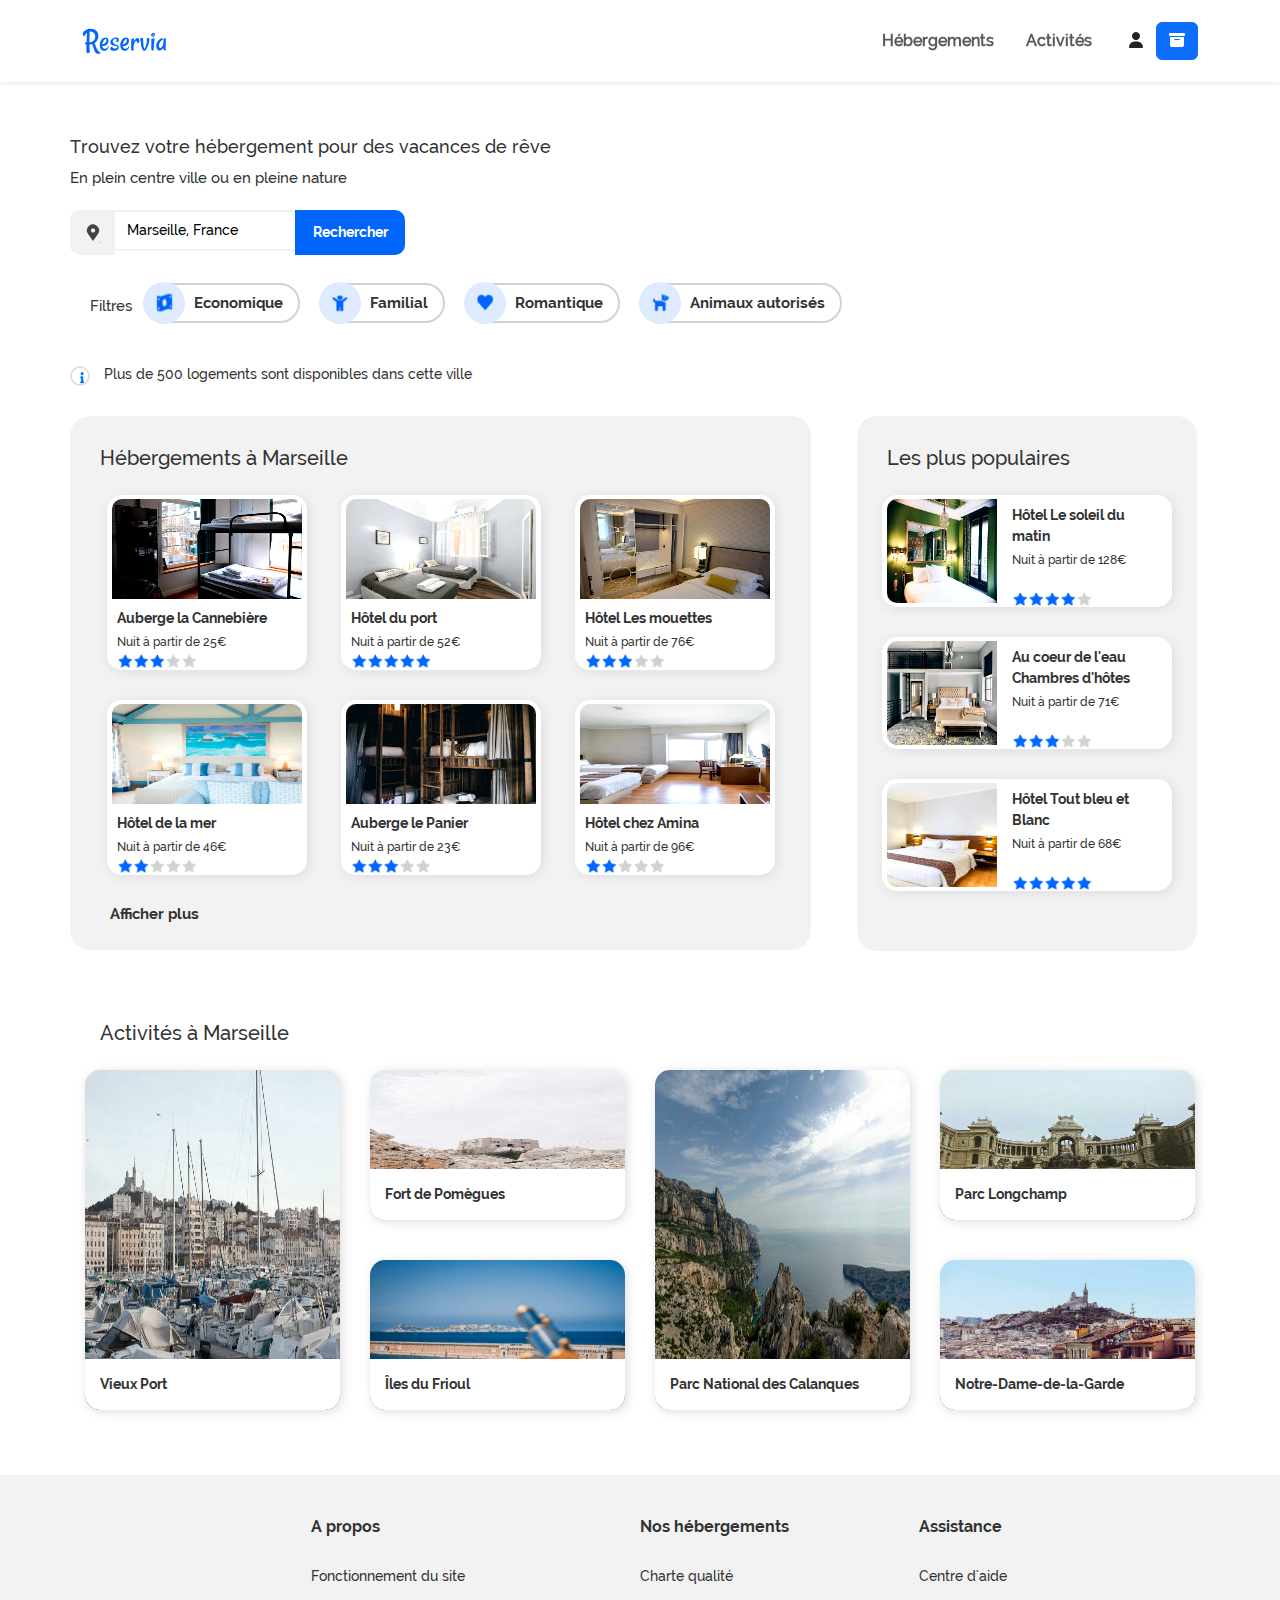
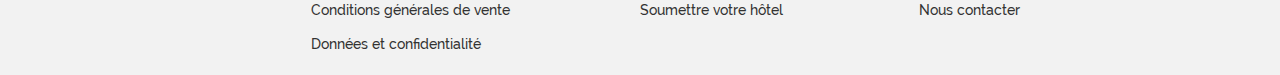
<file: client/index.html>
﻿<!DOCTYPE HTML>
<html lang=fr>

    <head>
        <!-- <meta http-equiv="Content-Type" content="text/html; charset=utf-8" /> -->
		<meta name="viewport" content="width=device-width"/>
        <link rel="stylesheet" href="../bootstrap-5.3.5-dist/css/bootstrap.min.css">
        <link rel="stylesheet" href="https://cdnjs.cloudflare.com/ajax/libs/font-awesome/6.4.0/css/all.min.css">
		<link rel="stylesheet" href="style.css" />
		<title>Reservia - Trouvez votre hébergement pour des vacances de rêve</title>
	</head>

	<body>
        
        <header class="mb-5">
            <nav class="navbar navbar-expand-lg navbar-light bg-white shadow-sm py-3 fixed-top">
                <div class="container">
                    <!-- Logo -->
                    <a class="navbar-brand" href="index.html">
                        <img src="../images/logo/Reservia.svg" alt="Logo Reservia" height="40">
                    </a>
                    
                    <!-- Mobile toggle button -->
                    <button class="navbar-toggler" type="button" data-bs-toggle="collapse" data-bs-target="#navbarNav" aria-controls="navbarNav" aria-expanded="false" aria-label="Toggle navigation">
                        <span class="navbar-toggler-icon"></span>
                    </button>
                    
                    <!-- Navigation items -->
                    <div class="collapse navbar-collapse" id="navbarNav">
                        <ul class="navbar-nav ms-auto align-items-lg-center">
                            <li class="nav-item me-3">
                                <a class="nav-link fw-bold" href="#accomodations">Hébergements</a>
                            </li>
                            <li class="nav-item me-3">
                                <a class="nav-link fw-bold" href="#activities">Activités</a>
                            </li>
                            
                            <li class="nav-item ">
                                <button class="btn" type="button" data-bs-toggle="offcanvas" data-bs-target="#accountMenu">
                                    <i class="fa fa-user" aria-hidden="true"></i>
                                </button>
                            </li>
                            <li class="nav-item">
                                <button class="btn btn-primary" type="button" data-bs-toggle="offcanvas" data-bs-target="#offcanvasRight" aria-controls="offcanvasRight">
                                    <!-- <i class="fas fa-home me-2"></i> -->
                                    <i class="fa fa-archive"></i>
                                </button>
                            </li>
                        </ul>
                    </div>
                </div>
            </nav>
        </header>
        <section class="meny-with-offcanva">
            <div class="offcanvas offcanvas-end" tabindex="-1" id="offcanvasRight" aria-labelledby="offcanvasRightLabel">
                <div class="offcanvas-header">
                  <h5 class="offcanvas-title" id="offcanvasRightLabel">Offcanvas right</h5>
                  <button type="button" class="btn-close" data-bs-dismiss="offcanvas" aria-label="Close"></button>
                </div>
                <div class="offcanvas-body p-0 text-start">
                    <ul class="nav flex-column">
                        <li class="nav-item">
                            <a class="nav-link" href="#"><i class="fas fa-home me-2"></i> Accueil</a>
                        </li>
                        <li class="nav-item">
                            <a class="nav-link" href="#"><i class="fas fa-calendar-check me-2"></i> Réserver</a>
                        </li>
                        <li class="nav-item">
                            <a class="nav-link" href="#"><i class="fas fa-suitcase me-2"></i> Mes Réservations</a>
                        </li>
                        <li class="nav-item">
                            <a class="nav-link" href="#"><i class="fas fa-search me-2"></i> Trouver un Hébergement</a>
                        </li>
                        <li class="nav-item">
                            <a class="nav-link" href="#"><i class="fas fa-percentage me-2"></i> Offres Spéciales</a>
                        </li>
                        <li class="nav-item">
                            <a class="nav-link" href="#"><i class="fas fa-question-circle me-2"></i> Aide</a>
                        </li>
                        <li class="nav-item">
                            <a class="nav-link" href="#"><i class="fas fa-credit-card me-2"></i> Moyens de Paiement</a>
                        </li>
                        <li class="nav-item">
                            <a class="nav-link" href="#"><i class="fas fa-star me-2"></i> Mes Avis</a>
                        </li>
                        <li class="nav-item">
                            <a class="nav-link text-danger" href="#"><i class="fas fa-sign-out-alt me-2"></i> Déconnexion</a>
                        </li>
                    </ul>
                </div>
              </div>
               <!-- Offcanvas Account Menu -->
                <div class="offcanvas offcanvas-end" tabindex="-1" id="accountMenu">
                    <div class="offcanvas-header">
                        <h5 class="offcanvas-title">Account</h5>
                        <button type="button" class="btn-close" data-bs-dismiss="offcanvas" aria-label="Close"></button>
                    </div>
                    <div class="offcanvas-body p-0">
                        <!-- User Information Section -->
                        <div class="user-section text-start">
                            <div class="fw-bold">RAPHAEL RANDRIANANTO...</div>
                            <div class="text-muted small">mizaraphaelpro@gmail.com</div>
                            <a href="#" class="btn btn-outline-primary btn-sm mt-2">Create a channel</a>
                        </div>
                        
                        <!-- Account Management Section -->
                        <a href="#" class="menu-item">
                            <i class="bi bi-google"></i>
                            Google Account
                        </a>
                        <a href="#" class="menu-item">
                            <i class="bi bi-arrow-left-right"></i>
                            Switch account
                        </a>
                        <a href="#" class="menu-item">
                            <i class="bi bi-box-arrow-right"></i>
                            Sign out
                        </a>
                        
                        <div class="menu-divider"></div>
                        
                        <!-- YouTube Features Section -->
                        <a href="#" class="menu-item">
                            <i class="bi bi-speedometer2"></i>
                            YouTube Studio
                        </a>
                        <a href="#" class="menu-item">
                            <i class="bi bi-credit-card"></i>
                            Purchases and memberships
                        </a>
                        <a href="#" class="menu-item">
                            <i class="bi bi-database"></i>
                            Your data in YouTube
                        </a>
                        
                        <div class="menu-divider"></div>
                        
                        <!-- Settings Section -->
                        <div class="settings-item">
                            <span><i class="bi bi-brightness-high"></i> Appearance</span>
                            <select class="form-select form-select-sm" style="width: 120px;">
                                <option>Device theme</option>
                                <option>Dark theme</option>
                                <option>Light theme</option>
                            </select>
                        </div>
                        
                        <div class="settings-item">
                            <span><i class="bi bi-translate"></i> Language</span>
                            <select class="form-select form-select-sm" style="width: 120px;">
                                <option>English</option>
                                <option>French</option>
                                <option>Spanish</option>
                            </select>
                        </div>
                        
                        <div class="settings-item">
                            <span><i class="bi bi-shield-lock"></i> Restricted Mode</span>
                            <div class="form-check form-switch">
                                <input class="form-check-input" type="checkbox" id="restrictedMode">
                                <label class="form-check-label" for="restrictedMode">Off</label>
                            </div>
                        </div>
                        
                        <div class="settings-item">
                            <span><i class="bi bi-geo-alt"></i> Location</span>
                            <span class="text-muted">India</span>
                        </div>
                        
                        <div class="menu-divider"></div>
                        
                        <!-- Utility Section -->
                        <a href="#" class="menu-item">
                            <i class="bi bi-keyboard"></i>
                            Keyboard shortcuts
                        </a>
                        <a href="#" class="menu-item">
                            <i class="bi bi-gear"></i>
                            Settings
                        </a>
                        <a href="#" class="menu-item">
                            <i class="bi bi-question-circle"></i>
                            Help
                        </a>
                        <a href="#" class="menu-item">
                            <i class="bi bi-chat-left-text"></i>
                            Send feedback
                        </a>
                    </div>
                </div>
        </section>
        <div class="container-fluid">
            <div class="main-bloc mt-5">
                <!-- <section class="header-navbar">
                    <img src="images/logo/Reservia.png" id="main-logo" alt="Logo">
                    <div class="nav-menu">
                        <a href="#accomodations" id="m-item-1">Hébergements</a>
                        <a href="#activities" id="m-item-2">Activités</a>
                        <a href="#" id="m-item-3">
                            <button id="openSignupBtn" class="btn btn-primary">S'inscrire</button>
                        </a>
                    </div>
                </section> -->
                
                <section class="header-intro">
                    <div class="introduction">
                        <h1>Trouvez votre hébergement pour des vacances de rêve</h1>
                        <span id="h1-subtitle">En plein centre ville ou en pleine nature</span>
                    </div>
                    <form class="city-search" >
                        <div id="s-icon"><img src="images/logo/position_logo.png" alt="Position"></div>
                        <input class="inputForm" type="text" id="search-input" value="Marseille, France" placeholder="Rechercher une ville">
                        
                        <input class="inputForm" type="submit" id="search-submit" value="Rechercher">
                        
                    </form>
                    <div class="filters-list">
                        <span id="filters-label">Filtres</span>
                        <div class="f-item">
                            <div class="f-item-logo"><img src="images/logo/eco_logo.PNG" alt="logo 1"></div>
                            <span class="f-item-label">Economique</span>
                        </div>
                        <div class="f-item">
                            <div class="f-item-logo"><img src="images/logo/family_logo.PNG" alt="logo 2"></div>
                            <span class="f-item-label">Familial</span>
                        </div>
                        <div class="f-item">
                            <div class="f-item-logo"><img src="images/logo/romantic_logo.PNG" alt="logo 3"></div>
                            <span class="f-item-label">Romantique</span>
                        </div>
                        <div class="f-item">
                            <div class="f-item-logo"><img src="images/logo/animals_logo.PNG" alt="logo 4"></div>
                            <span class="f-item-label">Animaux autorisés</span>
                        </div>
                    </div>
                    <div class="about-city">
                        <div class="info-logo"></div>
                        <p>Plus de 500 logements sont disponibles dans cette ville</p>
                    </div>
                </section>
                <section class="accomodations" id="accomodations">
                    <h4 class="section-title">Hébergements à Marseille</h4>
                    <a href="#" class="item-x">
                        <div class="item-x-img">
                            <img src="images/hebergements/4_small/marcus-loke-WQJvWU_HZFo-unsplash.jpg" alt="Image 1">
                        </div>
                        <span class="host-name">Auberge la Cannebière</span>
                        <span class="host-price">Nuit à partir de 25€</span>
                        <ol>
                            <li class="blue-star"></li>
                            <li class="blue-star"></li>
                            <li class="blue-star"></li>
                            <li class="grey-star"></li>
                            <li class="grey-star"></li>
                        </ol>
                    </a>
                    <a href="#" class="item-x">
                        <div class="item-x-img">
                            <img src="images/hebergements/4_small/fred-kleber-gTbaxaVLvsg-unsplash.jpg" alt="Image 2">
                        </div>
                        <span class="host-name">Hôtel du port</span>
                        <span class="host-price">Nuit à partir de 52€</span>
                        <ol>
                            <li class="blue-star"></li>
                            <li class="blue-star"></li>
                            <li class="blue-star"></li>
                            <li class="blue-star"></li>
                            <li class="blue-star"></li>
                        </ol>
                    </a>
                    <a href="#" class="item-x">
                        <div class="item-x-img">
                            <img src="images/hebergements/4_small/reisetopia-B8WIgxA_PFU-unsplash.jpg" alt="Image 3">
                        </div>
                        <span class="host-name">Hôtel Les mouettes</span>
                        <span class="host-price">Nuit à partir de 76€</span>
                        <ol>
                            <li class="blue-star"></li>
                            <li class="blue-star"></li>
                            <li class="blue-star"></li>
                            <li class="grey-star"></li>
                            <li class="grey-star"></li>
                        </ol>
                    </a>
                    <a href="#" class="item-x">
                        <div class="item-x-img">
                            <img src="images/hebergements/4_small/annie-spratt-Eg1qcIitAuA-unsplash.jpg" alt="Image 4">
                        </div>
                        <span class="host-name">Hôtel de la mer</span>
                        <span class="host-price">Nuit à partir de 46€</span>
                        <ol>
                            <li class="blue-star"></li>
                            <li class="blue-star"></li>
                            <li class="grey-star"></li>
                            <li class="grey-star"></li>
                            <li class="grey-star"></li>
                        </ol>
                    </a>
                    <a href="#" class="item-x">
                        <div class="item-x-img">
                            <img src="images/hebergements/4_small/nicate-lee-kT-ZyaiwBe0-unsplash.jpg" alt="Image 5">
                        </div>
                        <span class="host-name">Auberge le Panier</span>
                        <span class="host-price">Nuit à partir de 23€</span>
                        <ol>
                            <li class="blue-star"></li>
                            <li class="blue-star"></li>
                            <li class="blue-star"></li>
                            <li class="grey-star"></li>
                            <li class="grey-star"></li>
                        </ol>
                    </a>
                    <a href="#" class="item-x">
                        <div class="item-x-img">
                            <img src="images/hebergements/4_small/febrian-zakaria-M6S1WvfW68A-unsplash.jpg" alt="Image 6">
                        </div>
                        <span class="host-name">Hôtel chez Amina</span>
                        <span class="host-price">Nuit à partir de 96€</span>
                        <ol>
                            <li class="blue-star"></li>
                            <li class="blue-star"></li>
                            <li class="grey-star"></li>
                            <li class="grey-star"></li>
                            <li class="grey-star"></li>
                        </ol>
                    </a>
                    <span class="footer-span">Afficher plus</span>
                </section>
                <section class="most-popular">
                    <h4 class="section-title">Les plus populaires</h4>
                    <a href="#" class="item-x">
                        <div class="item-x-img">
                            <img src="images/hebergements/4_small/emile-guillemot-Bj_rcSC5XfE-unsplash.jpg" alt="Image 7">
                        </div>
                        <span class="host-name">Hôtel Le soleil du matin</span><br />
                        <span class="host-price">Nuit à partir de 128€</span>
                        <ol>
                            <li class="blue-star"></li>
                            <li class="blue-star"></li>
                            <li class="blue-star"></li>
                            <li class="blue-star"></li>
                            <li class="grey-star"></li>
                        </ol>
                    </a>
                    <a href="#" class="item-x">
                        <div class="item-x-img">
                            <img src="images/hebergements/4_small/aw-creative-VGs8z60yT2c-unsplash.jpg" alt="Image 8">
                        </div>
                        <span class="host-name">Au coeur de l'eau Chambres d'hôtes</span><br />
                        <span class="host-price">Nuit à partir de 71€</span>
                        <ol>
                            <li class="blue-star"></li>
                            <li class="blue-star"></li>
                            <li class="blue-star"></li>
                            <li class="grey-star"></li>
                            <li class="grey-star"></li>
                        </ol>
                    </a>
                    <a href="#" class="item-x">
                        <div class="item-x-img">
                            <img src="images/hebergements/4_small/febrian-zakaria-sjvU0THccQA-unsplash.jpg" alt="Image 9">
                        </div>
                        <span class="host-name">Hôtel Tout bleu et Blanc</span><br />
                        <span class="host-price">Nuit à partir de 68€</span>
                        <ol>
                            <li class="blue-star"></li>
                            <li class="blue-star"></li>
                            <li class="blue-star"></li>
                            <li class="blue-star"></li>
                            <li class="blue-star"></li>
                        </ol>
                    </a>
                </section>
                <section class="activities" id="activities">
                    <h4 class="section-title">Activités à Marseille</h4>
                    <div class="activities-grid">
                        <a href="#" class="item-x" id="activity_1">
                            <div class="item-x-img">
                                <img src="images/activites/4_small/reno-laithienne-QUgJhdY5Fyk-unsplash.jpg" alt="Image 10">
                            </div>
                            <div class="host-name">Vieux Port</div>
                        </a>
                        <a href="#" class="item-x miniature" id="activity_2">
                            <div class="item-x-img">
                                <img src="images/activites/4_small/paul-hermann-QFTrLdQIRhI-unsplash.jpg" alt="Image 11">
                            </div>
                            <div class="host-name">Fort de Pomègues</div>
                        </a>
                        <a href="#" class="item-x miniature" id="activity_3">
                            <div class="item-x-img">
                                <img src="images/activites/4_small/kevin-hikari-rV_Qd1l-VXg-unsplash.jpg" alt="Image 12">
                            </div>
                            <div class="host-name">Îles du Frioul</div>
                        </a>
                        <a href="#" class="item-x" id="activity_4">
                            <div class="item-x-img">
                                <img src="images/activites/4_small/kilyan-sockalingum-NR8-cBCN3aI-unsplash.jpg" alt="Image 13">
                            </div>
                            <div class="host-name">Parc National des Calanques</div>
                        </a>
                        <a href="#" class="item-x miniature" id="activity_5">
                            <div class="item-x-img">
                                <img src="images/activites/4_small/florian-wehde-xW9e8gdotxI-unsplash.jpg" alt="Image 14">
                            </div>
                            <div class="host-name">Notre-Dame-de-la-Garde</div>
                        </a>
                        <a href="#" class="item-x miniature" id="activity_6">
                            <div class="item-x-img">
                                <img src="images/activites/4_small/lena-paulin-wH2-EJoDcV0-unsplash.jpg" alt="Image 15">
                            </div>
                            <div class="host-name">Parc Longchamp</div>
                        </a>
                    </div>
                </section>
            </div>
        </div>
		<footer>
			<div class="footer-item">
				<span class="footer-domain">A propos</span>
				<br />
				<a href="#">Fonctionnement du site</a><br />
				<a href="#">Conditions générales de vente</a><br />
				<a href="#">Données et confidentialité</a>
			</div>
			<div class="footer-item">
				<span class="footer-domain">Nos hébergements</span>
				<br />
				<a href="#">Charte qualité</a><br />
				<a href="#">Soumettre votre hôtel</a>
			</div>
			<div class="footer-item">
				<span class="footer-domain">Assistance</span>
				<br />
				<a href="#">Centre d'aide</a><br />
				<a href="#">Nous contacter</a>
			</div>
		</footer>
        <script src="../bootstrap-5.3.5-dist/js/bootstrap.bundle.min.js"></script>
	</body>
</html>
</file>
<file: client/style.css>
@font-face {
	font-family: 'RalewayR';
	src: url('fonts/Raleway-Regular.ttf');
	font-weight: normal;
	font-style: normal;
}
@font-face {
	font-family: 'RalewayL';
	src: url('fonts/Raleway-Light.ttf');
	font-weight: normal;
	font-style: normal;
}
@font-face {
	font-family: 'RalewayM';
	src: url('fonts/Raleway-Medium.ttf');
	font-weight: normal;
	font-style: normal;
}
@font-face {
	font-family: 'RalewayB';
	src: url('fonts/Raleway-Bold.ttf');
	font-weight: normal;
	font-style: normal;
}

body {
	background: white;
	text-align: center;
	margin: 0; padding: 0;
	width: 100%; height: 100%;
	font-family: RalewayM;
	color: #333;
}

footer {
	position: relative;
	height: 200px;
	width: 100%;
	text-align: left;
	background-color: #f2f2f2;
	display: flex;
	justify-content: center;
}

footer .footer-item {
	margin: 40px;
	margin-left: 90px;
}

@media only screen and (max-width: 1140px) { /* Little version (Mobile, tablets..) */
	footer {
		height: 640px;
		display: block;
	}

	footer .footer-item {
		padding: 40px;
		display: block;
		margin-left: 0px;
	}
}

footer .footer-item .footer-domain {
	font-family: RalewayB;
}

footer .footer-item a {
	position: relative;
	top: 15px;
	display: inline-block;
	margin-top: 12px;
	font-size: 14px;
	transition-duration: 0.2s;
}

footer .footer-item a:hover {
	transform: scale(1.10);
}

a {
	text-decoration: none;
	color: #333;
}

.main-bloc {
	width: 1140px;
	display: inline-block;
}

@media only screen and (max-width: 1140px) { /* Little version (Mobile, tablets..) */
	.main-bloc {
		width: 100%;
		overflow: hidden;
	}
}

/* Main style contents */
section .section-title {
	padding: 30px;
	font-size: 20px;
	margin: 0;
	padding-bottom: 0px;
}

section .item-x {
	box-shadow: 2px 2px 11px 0px rgb(221, 221, 221);
	margin: 15px;
	border-radius: 15px;
	background-color: white;
	display: inline-block;
	position: relative;
	left: 3%;
	top: 10px;
}

section .item-x-img img {
	width: 100%;
	height: 100%;
	transition-duration: 0.5s;
}

section .item-x-img img:hover {
	transform: scale(1.45);
	filter: grayscale(30%);
	opacity: 0.7;
}

section .item-x .host-name {
	float: left;
	margin: 4px;
	font-size: 14px;
	font-family: RalewayB;
	margin-left: 10px;
}

section .item-x .host-price {
	float: left;
	margin-left: 10px;
	font-size: 12px;
}

section .item-x ol {
	float: left;
	width: 80%;
	height: 20px;
	list-style: none;
	margin: 0px;
	padding: 0;
	margin-left: 10px;
}

section .item-x li {
	position: relative;
	left: 5px;
	width: 17px;
	height: 17px;
	display: inline-block;
	margin-left: -5px;
	margin-top: 2px;
}

section .item-x .blue-star {
	background: url('images/logo/bluestar_logo.png') center no-repeat;
	background-size: 100%;
}

section .item-x .grey-star {
	background: url('images/logo/greystar_logo.png') center no-repeat;
	background-size: 100%;
}

/* All sections */
@media only screen and (min-width: 1140px) { /* Desktop version */
	.main-bloc .header-navbar { 
		position: relative;
		width: 100%;
		height: 80px;
	}

	.main-bloc .header-intro {
		margin-top: 40px;
		width: 100%;
		height: 280px;
		text-align: left;
	}

	.main-bloc .accomodations {
		position: relative;
		width: 65%;
		padding-bottom: 70px;
		text-align: left;
		background-color: #f2f2f2;
		border-radius: 20px;
		display: block;
		float: left;
	}

	.main-bloc .most-popular {
		width: 340px;
		padding-bottom: 55px;
		text-align: left;
		margin-left: 4%;
		background-color: #f2f2f2;
		border-radius: 20px;
		float: left;
		display: block;
	}

	.main-bloc .activities {
		margin-top: 40px;
		width: 100%;
		padding-bottom: 50px;
		text-align: left;
		display: block;
		float: left;
		/* transition: 4s; */
	}
}

/* activites */


@media only screen and (max-width: 1140px) { /* Little version (Mobile, tablets..) */
	.main-bloc .header-navbar { 
		position: relative;
		width: 100%;
		height: 110px;
	}

	.main-bloc .header-intro {
		margin-top: 40px;
		text-align: left;
		width: 90%;
		margin-left: 5%;
	}

	.main-bloc .accomodations {
		position: relative;
		width: 100%;
		padding-bottom: 70px;
		text-align: left;
		display: block;
		float: left;
	}

	.main-bloc .most-popular {
		width: 100%;
		padding-bottom: 55px;
		text-align: left;
		background-color: #f2f2f2;
		float: left;
		display: block;
	}

	.main-bloc .activities {
		margin-top: 10px;
		width: 100%;
		padding-bottom: 50px;
		text-align: left;
		display: block;
		float: left;
	}
}

/* Section n°1 - Navbar */
@media only screen and (min-width: 1140px) { /* Desktop version */
	.main-bloc .header-navbar #main-logo {
		position: absolute;
		left: 0px;
		width: 120px;
		bottom: 0px;
	}

	.main-bloc .header-navbar .nav-menu {
		position: absolute;
		right: 0px;
		height: 100%;
	}

	.main-bloc .header-navbar .nav-menu #m-item-1 { border-top: 3px solid #0065FC; color: #0065FC; }
	.main-bloc .header-navbar .nav-menu #m-item-3 { font-family: RalewayB; color: #0065FC; }
	.main-bloc .header-navbar .nav-menu a { 
		display: table-cell;
		border-top: 3px solid transparent;
		padding: 40px 24px 15px 24px;
		font-size: 15px;
		transition-duration: 0.25s;
	}

	.main-bloc .header-navbar .nav-menu a:hover { border-top: 3px solid #0065FC; }
}

@media only screen and (max-width: 1140px) { /* Little version (Mobile, tablets..) */
	.main-bloc .header-navbar #main-logo {
		position: relative;
		width: 100px;
		float: left;
		margin: 10px 35px;
	}

	.main-bloc .header-navbar .nav-menu {
		position: absolute;
		right: 0px;
		height: 40px;
		bottom: 0px;
		width: 100%;
	}

	.main-bloc .header-navbar .nav-menu #m-item-1 { 
		border-bottom: 3px solid #0065FC;
		color: #0065FC;
		width: 50%;
	}
	.main-bloc .header-navbar .nav-menu #m-item-3 { 
		font-family: RalewayB;
		color: #0065FC;
		position: absolute;
		top: -50px;
		right: 0px;
		height: 0px;
		padding-top: 0px;
		border-bottom: 0;
		width: 130px;
	}
	.main-bloc .header-navbar .nav-menu a { 
		border-bottom: 3px solid transparent;
		font-size: 15px;
		transition-duration: 0.25s;
		height: 30px;
		float: left;
		width: 50%;
		padding-top: 10px;
	}

	.main-bloc .header-navbar .nav-menu #m-item-3:hover { border: none; } 
	.main-bloc .header-navbar .nav-menu a:hover { border-bottom: 3px solid #D4D4D4; opacity: 0.5; }
}

/* Section n°2 - Intro */
.header-intro h1 { font-size: 18px; margin-bottom: 8px; }

.header-intro #h1-subtitle { font-size: 15px; }

.header-intro .city-search { 
	border-radius: 10px;
	margin-top: 20px;
	height: 45px;
	display: inline-flex;
	overflow: hidden;
}

.header-intro .city-search #s-icon {
	width: 45px;
	height: 100%;
	justify-content: center;
	display: flex;
	background-color: #f2f2f2;
}

@media only screen and (max-width: 1140px) { /* Little version (Mobile, tablets..) */
	.header-intro .city-search #s-icon {
		width: 55px;
	}
}

.header-intro .city-search #s-icon img {
	width: 16px;
	height: 21px;
	margin-top: 12px;
}

.inputForm {
	font-family: RalewayM;
	font-size: 14px;
	border: none;
}

.header-intro .city-search #search-input {
	width: 180px;
	height: 41px;
	padding: 0;
	padding-left: 12px;
	outline: 0;
	border-top: 2px solid #f2f2f2;
	border-bottom: 2px solid #f2f2f2;
} 

@media only screen and (max-width: 1140px) { /* Little version (Mobile, tablets..) */
	.header-intro .city-search #search-input {
		width: 72%;
	}
}

.header-intro .city-search #search-submit {
	font-family: RalewayB;
	width: 110px;
	height: 100%;
	background-color: #0065fc;
	transition-duration: 0.2s;
	cursor: pointer;
	color: white;
	/* background: url('images/logo/magnifying-glass-solid.svg') center no-repeat; */
}  

.header-intro .city-search #search-submit:hover { opacity: 0.7; }

.header-intro .filters-list {
	margin-top: 20px;
}

.header-intro .filters-list #filters-label {
	font-size: 15px;
	margin: 8px;
	padding: 12px;
	float: left;
	width: 50px;
}

.header-intro .filters-list .f-item {
	border: 2px solid #d2d2d2;
	border-radius: 45px;
	margin: 8px;
	display: inline-block;
	cursor: pointer;
	transition: 0.5s;
}

@media only screen and (max-width: 1140px) { /* Little version (Mobile, tablets..) */
	.header-intro .filters-list #filters-label {
		width: 100%;
	}

	.header-intro .filters-list .f-item {
		margin: 10px;
	}
}

.header-intro .filters-list .f-item:hover {
	background-color: #0065fc;
	border: 2px solid #0065fc;
	color: white;
	box-shadow: 0 6px 12px rgba(0, 0, 0, 0.15);
	transform: scale(1.05);
}

.header-intro .filters-list .f-item .f-item-logo {
	width: 42px;
	height: 42px;
	background-color: #deebff;
	border-radius: 45px;
	justify-content: center;
	display: inline-flex;
	margin: -3px;
}

.header-intro .filters-list .f-item .f-item-logo img {
	width: 21px;
	height: 21px;
	position: relative;
	top: 10px;
}

.header-intro .filters-list .f-item .f-item-label {
	padding: 0px 15px 0px 8px;
	position: relative;
	top: 5px;
	font-size: 15px;
	font-family: RalewayB;
}

.header-intro .about-city {
	margin-top: 30px;
}

@media only screen and (max-width: 1140px) { /* Little version (Mobile, tablets..) */
	.header-intro .about-city {
		margin-top: 30px;
		width: 90%;
		margin-left: 5%;
	}
}

.header-intro .about-city .info-logo {
	background: url('images/logo/pickinfo_logo.png') center no-repeat;
	width: 20px;
	height: 20px;
	border: 2px solid #e1e1e1;
	border-radius: 45px;
	background-position: -9px -11px;
	display: inline-block;
}

.header-intro .about-city p {
	display: inline-block;
	margin: 10px;
	position: relative;
	bottom: 7px;
	font-size: 14px;
}

@media only screen and (max-width: 1140px) { /* Little version (Mobile, tablets..) */
	.header-intro .about-city p {
		bottom: 7px;
		width: 75%;
		margin: 15px;
	}
}

@media only screen and (max-width: 600px) { 
	.header-intro .about-city p {
		bottom: inherit;
		top: 7px;
	}
}

/* Section n°4 - Accomodations */
.accomodations .item-x {
	width: 200px;
	height: 175px;
}

@media only screen and (max-width: 1140px) { /* Little version (Mobile, tablets..) */
	.accomodations .item-x {
		height: 185px;
		margin: 0;
		left: 5%;
		width: 90%;
		margin-top: 20px;
	}
	@media only screen and (min-width: 550px) and (max-width: 1140px) { /* iPad version */
		.accomodations .item-x {
			margin: 10px;
			width: 26%;
		}
	}
}

.accomodations .footer-span {
	position: absolute;
	left: 40px;
	bottom: 25px;
	font-size: 15px;
	font-family: RalewayB;
	cursor: pointer;
}

.accomodations .item-x .item-x-img {
	margin: 5px;
	width: 190px;
	height: 100px;
	display: flex;
	border-top-right-radius: 10px;
	border-top-left-radius: 10px;
	margin-top: 4px;
	filter: contrast(120%);
	overflow: hidden;
}

@media only screen and (max-width: 1140px) { /* Little version (Mobile, tablets..) */
	.accomodations .item-x .item-x-img {
		margin: 0;
		width: 96%;
		margin-top: 5px;
		margin-left: 2%;
	}
	
	.accomodations .item-x .item-x-img img {
		height: 150%;
		margin-top: -25px;
	}

	.accomodations .item-x .host-name {
		width: 90%;
		margin-top: 10px;
	}

	.accomodations .item-x ol {
		margin-top: 5px;
	}
}

/* Section n°5 - Most populars */
.most-popular .item-x {
	width: 290px;
	height: 112px;
}

@media only screen and (max-width: 1140px) { /* Little version (Mobile, tablets..) */
	.most-popular .item-x {
		width: 86%;
		height: 140px;
		overflow: hidden;
	}

	@media only screen and (min-width: 880px) and (max-width: 1140px) { /* iPad version */
		.most-popular .item-x {
			width: 40%;
		}
	}
}

.most-popular .item-x .item-x-img {
	margin: 5px;
	width: 110px;
	height: 104px;
	border-top-left-radius: 10px;
	border-bottom-left-radius: 10px;
	margin-top: 4px;
	filter: contrast(120%);
	overflow: hidden;
	float: left;
}

.most-popular .item-x .host-name {
	margin-top: 10px;
	width: 52%;
}

.most-popular .item-x ol {
	margin-top: 20px;
	width: 35%;
}

@media only screen and (max-width: 1140px) { /* Little version (Mobile, tablets..) */
	.most-popular .item-x .item-x-img {
		width: 135px;
		height: 130px;
	}

	.most-popular .item-x .host-name {
		position: absolute;
		top: 5px;
		width: 200px;
	}

	.most-popular .item-x .host-price {
		margin-top: 35px;
		position: absolute;
	}

	.most-popular .item-x ol {
		margin-top: 0px;
		position: absolute;
		bottom: 12px;
		left: 145px;
		width: inherit;
	}
}

/* Section n°6 - Activities */
@media only screen and (min-width: 1140px) { /* Desktop Version */
	.activities .activities-grid {
		display: grid;
		grid-auto-columns: 285px 285px 285px 285px;
		grid-auto-rows: 190px 190px;
	}
}

#activity_1 { 
	grid-column: 1;
	grid-row: 1;
 }
#activity_2 { grid-column: 2; }
#activity_3 { grid-column: 2; }
#activity_4 { grid-column: 3 ;grid-row: 1; }
#activity_5 { grid-column: 4; }
#activity_6 { grid-column: 4; grid-row: 1; }
.activities .activities-grid .item-x {
	width: 255px;
	height: 340px;
	left: 0;
	float: left;
	overflow: hidden;
}

@media only screen and (max-width: 1140px) { /* Little version (Mobile, tablets..) */
	.activities .activities-grid .item-x {
		margin: 0;
		width: 90%;
		height: 280px;
		left: 5%;
		float: inherit;
		margin-top: 25px;
	}

	@media only screen and (min-width: 550px) and (max-width: 1140px) { /* iPad version */
		.activities .activities-grid .item-x {
			width: 41%;
			margin: 15px;
		}
	}
}

@media only screen and (min-width: 1140px) { /* Desktop version */
	.activities .activities-grid .miniature { height: 150px; }
}

.activities .activities-grid .item-x .item-x-img {
	width: 100%;
	height: 100%;
	border-top-right-radius: 10px;
	border-top-left-radius: 10px;
	overflow: hidden;
}

.activities .activities-grid .item-x .host-name {
	margin: 0;
	position: absolute;
	bottom: 0px;
	background-color: white;
	width: 100%;
	padding: 15px;
}


.account-menu {
	width: 300px;
}
.user-section {
	padding: 16px;
	border-bottom: 1px solid #02d7f8;
}
.menu-item {
	padding: 8px 16px;
	display: flex;
	align-items: center;
	text-decoration: none;
	color: #212529;
}
.menu-item:hover {
	background-color: #f1f50f;
}
.menu-item i {
	margin-right: 16px;
	width: 24px;
	text-align: center;
	color: #000405;}
.menu-divider {
	border-top: 1px solid #ecf4f5;
	margin: 8px 0;
}
.settings-item {
	display: flex;
	justify-content: space-between;
	align-items: center;
	padding: 8px 16px;
}
.form-check-input {
	margin-left: 0;
}
.offcanvas-header {
	border-bottom: 1px solid #cbe6ed;
}
</file>
